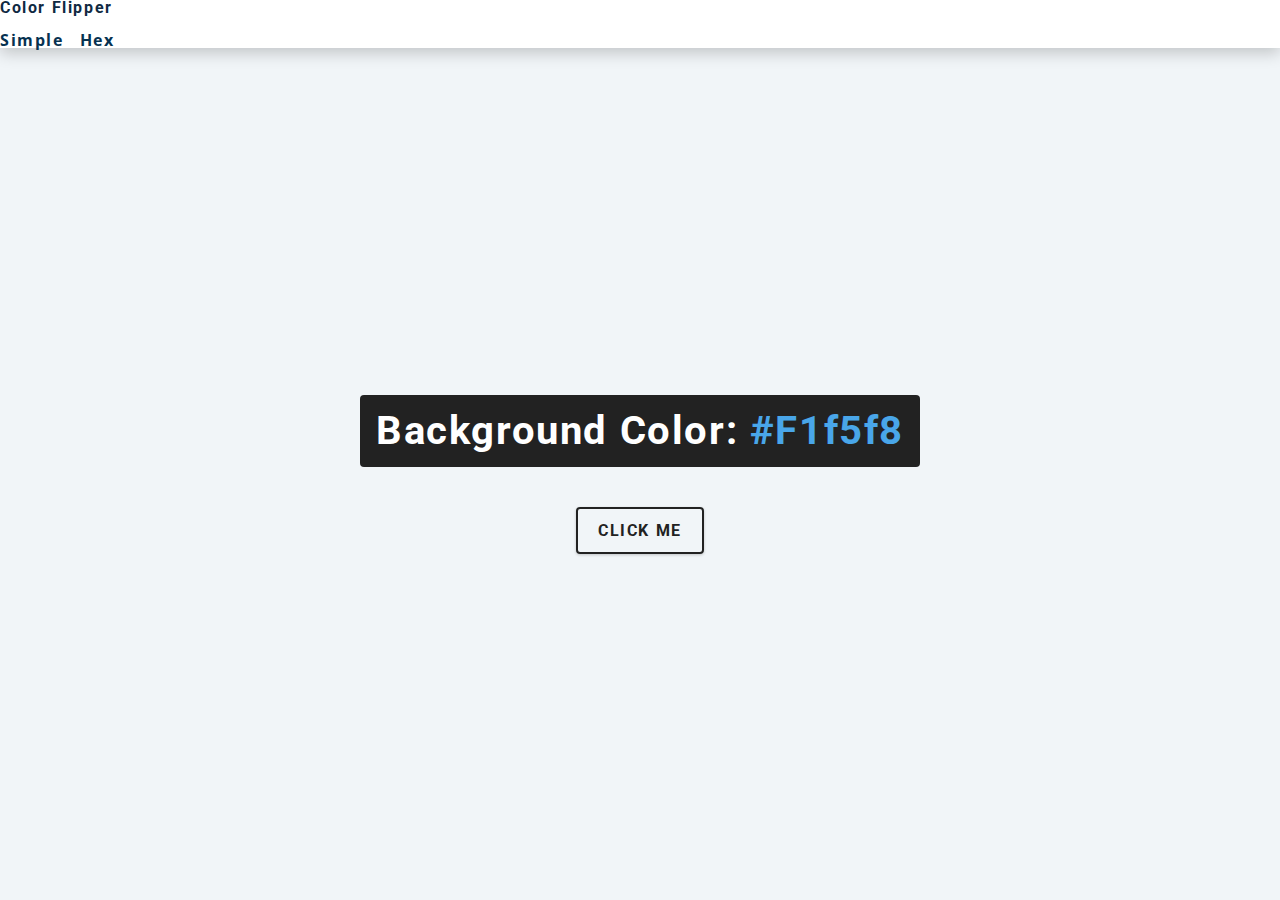
<file: index.html>
<!DOCTYPE html>
<html lang="en">

<head>
    <meta charset="UTF-8" />
    <meta name="viewport" content="width=device-width, initial-scale=1.0" />
    <title>Color Flipper || Simple</title>

    <!-- styles -->
    <link rel="stylesheet" href="styles.css" />
</head>

<body>
    <nav>
        <div class="nav center">
            <h4>Color flipper</h4>
            <ul class="nav-links">
                <li>
                    <a href="index.html">simple</a>
                </li>
                <li>
                    <a href="hex.html">hex</a>
                </li>
            </ul>
        </div>
    </nav>
    <main>
        <div class="container">
            <h2>Background Color: <span class="color">#f1f5f8</span></h2>
            <button class="btn btn-hero" id="btn">Click Me</button>
        </div>

    </main>

    <!-- javascript -->
    <script src="app.js"></script>
</body>

</html>
</file>
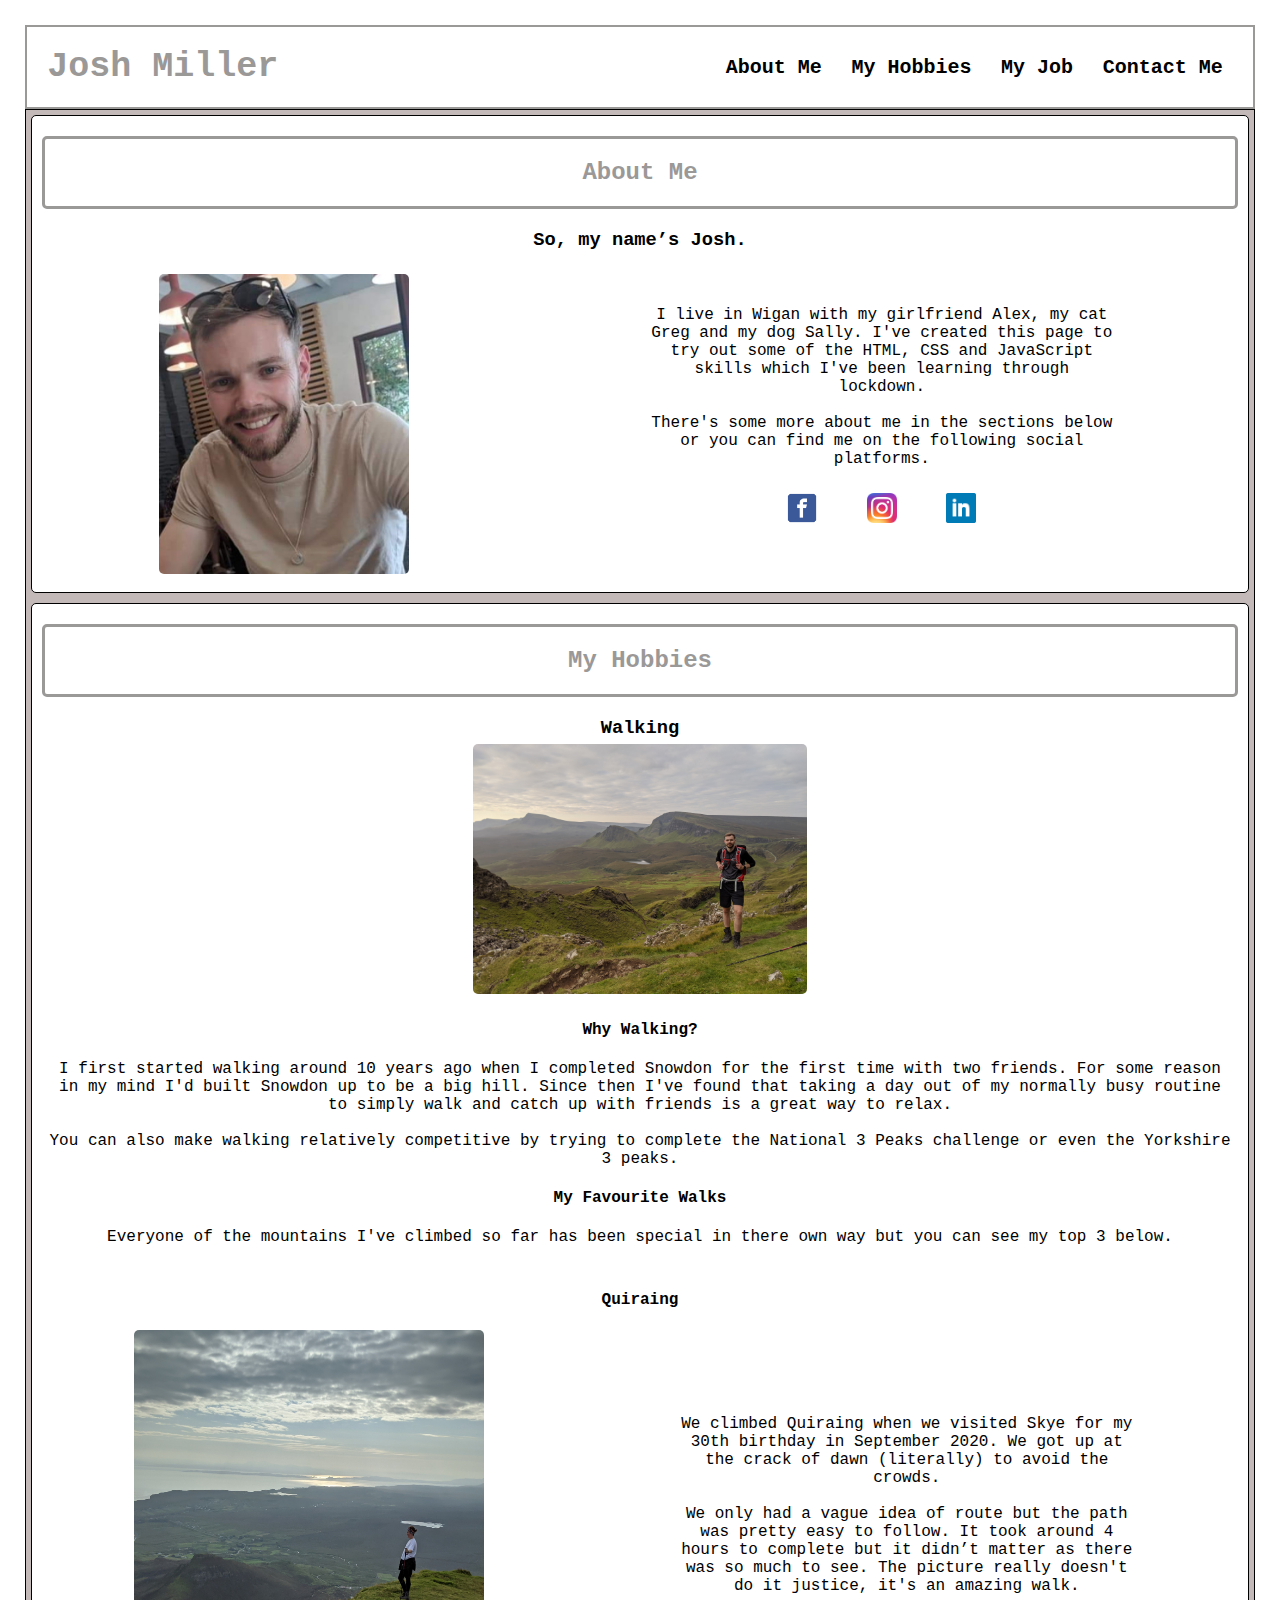
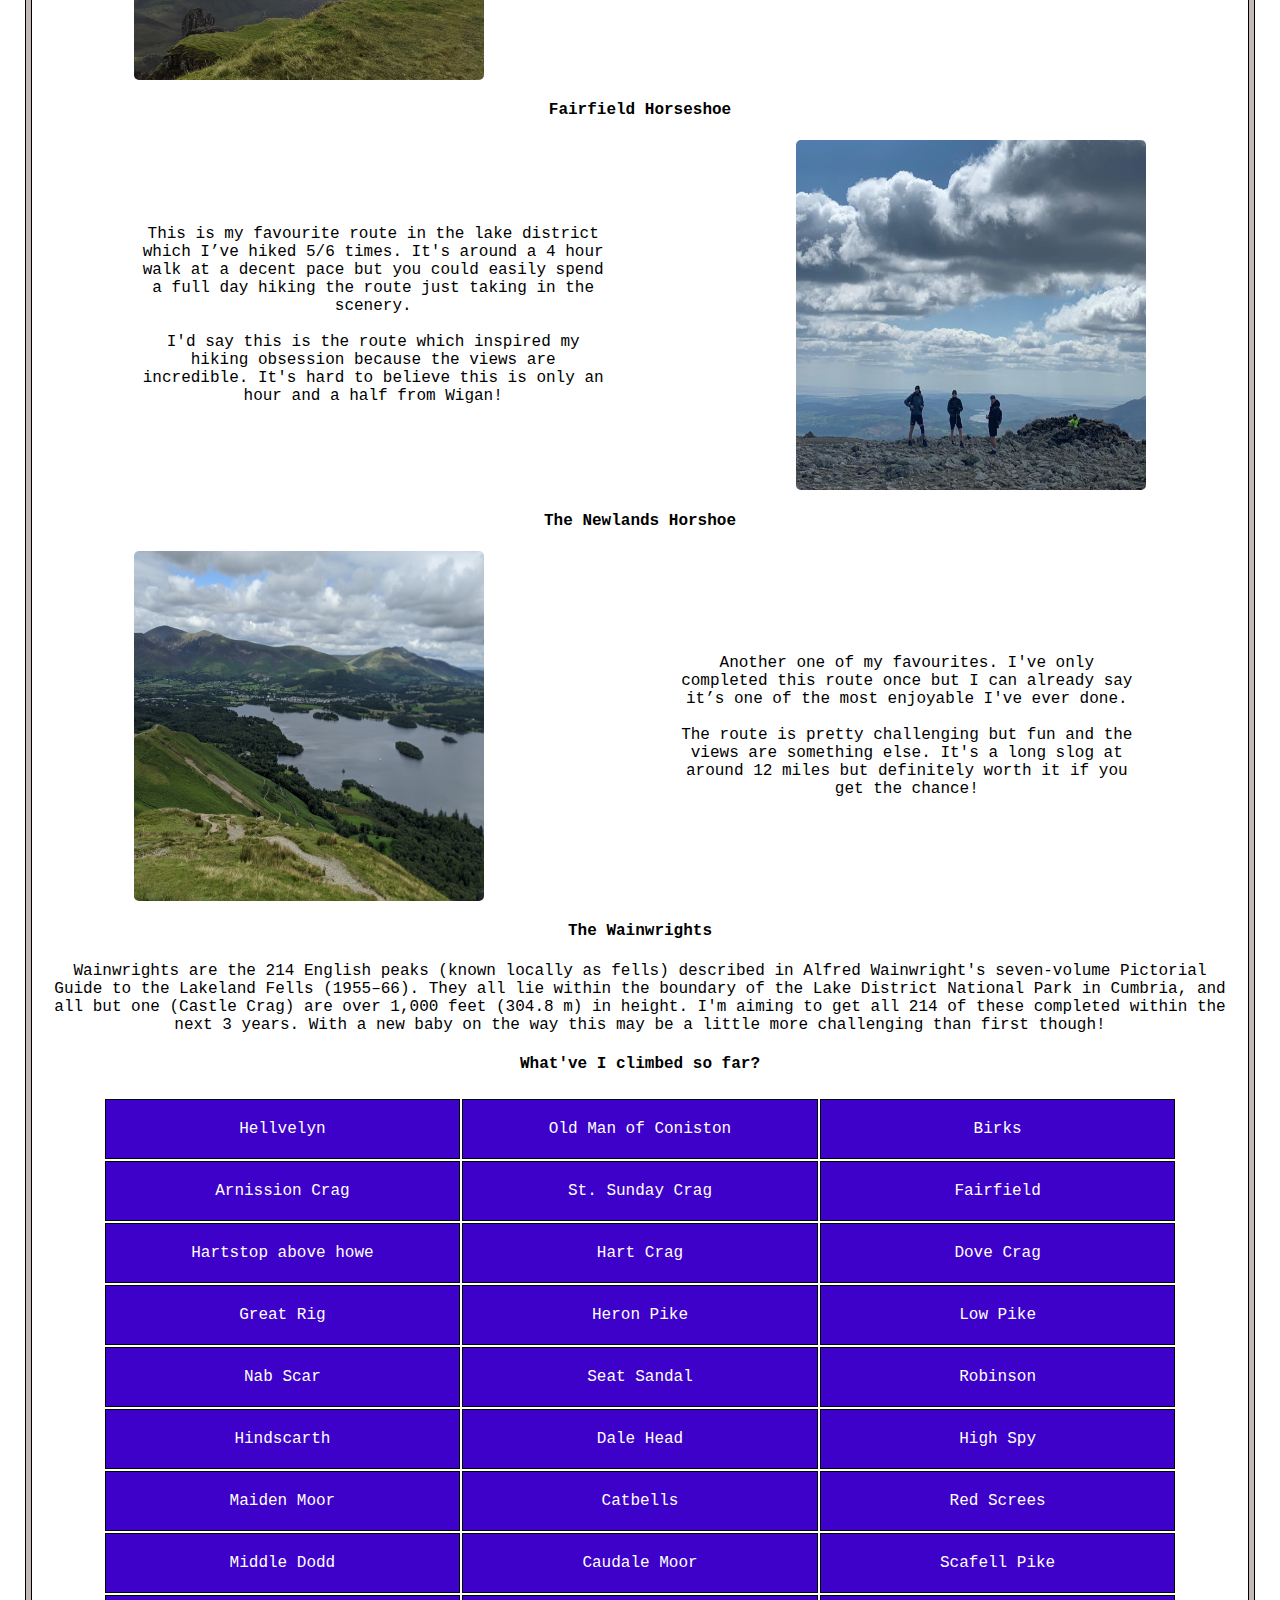
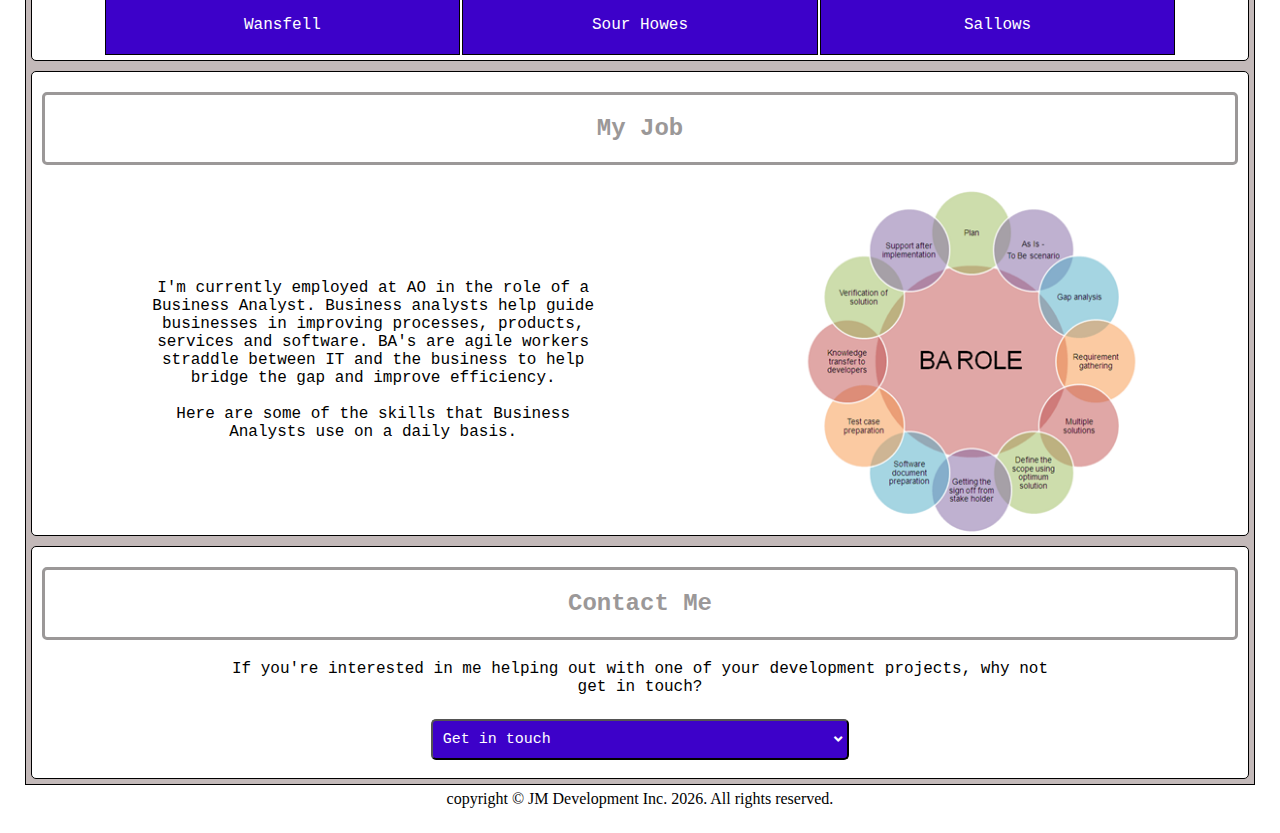
<file: About me page/index.html>
<!DOCTYPE html>

<html lang="en">

<head>
    <meta charset="UTF-8">
    <meta name="viewport" content="width=device-width, initial-scale=1.0">
    <!--The below loads font awesome via javascript which is placed at the head of the page. Basically we are rendering font awesome before rendering the page which means it should load quicker.-->
    <script type="text/javascript">
        (function() {
            var css = document.createElement('link');
            css.href = 'https://use.fontawesome.com/releases/v5.1.0/css/all.css';
            css.rel = 'stylesheet';
            css.type = 'text/css';
            document.getElementsByTagName('head')[0].appendChild(css);
        })();
    </script>

    <title>Josh Millers About Me</title>

    <link rel="stylesheet" href="style.css">
</head>

<body>
    <header id='Home'>
        <div>
            <nav class="nav">
                <div class='nav-header'>
                    <a href="#Home" class="title">Josh Miller</a>
                    <button class='nav-toggle'>
                        <i class="fa fa-bars"></i>
                    </button>
                </div>
                <div class='links-container'>
                    <div class='links'>
                        <a href="#About Me" class="link one">About Me</a>
                        <a href="#My Hobbies" class="link two">My Hobbies</a>
                        <a href="#My Job" class="link three">My Job</a>
                        <a href="#Contact Me" class="link four">Contact Me</a>
                    </div>
                </div>
            </nav>
        </div>
    </header>

    <main>
        <section id="About Me">
            <div>
                <h2>About Me</h2>
            </div>
            <div>
                <h3>So, my name’s Josh.</h3>
                <br>
            </div>
            <div class='aboutme'>
                <img src="./images/Teams pic zoom (2).jpg" class='picture' height=300 width=250 alt="Picture of Josh Miller">
                <div class='info'>
                    <p>I live in Wigan with my girlfriend Alex, my cat Greg and my dog Sally. I've created this page to try out some of the HTML, CSS and JavaScript skills which I've been learning through lockdown.
                        <br>
                        <br>There's some more about me in the sections below or you can find me on the following social platforms.</p>
                    <div class="wrapper">
                        <a href="https://en-gb.facebook.com/joshuathomas.miller"><img src="./images/facebook.png" class="facebook" alt="facebook"></a>
                        <a href="https://www.instagram.com/josh_millz9/?hl=en"><img src="./images/instagram.png" class="instagram" alt="instagram"></a>
                        <a href="https://uk.linkedin.com/in/josh-miller-3b55b398"><img src="./images/linkedin.png" class="linkedin" alt="linkedin"></a>
                    </div>
                </div>
            </div>
            <br>
        </section>

        <section id="My Hobbies">
            <div>
                <h2>My Hobbies</h2>
            </div>
            <div class="myhobbies">
                <div class="walking">
                    <div class='myhobbiesinfo'>
                        <h3>Walking</h3>
                        <img src="./images/skyewalk.jpg" class="skyewalk" alt="Picture of Josh walking in Skye">
                        <div>
                            <h4> Why Walking?</h4>
                            <p>I first started walking around 10 years ago when I completed Snowdon for the first time with two friends. For some reason in my mind I'd built Snowdon up to be a big hill. Since then I've found that taking a day out of my normally
                                busy routine to simply walk and catch up with friends is a great way to relax.
                                <br>
                                <br> You can also make walking relatively competitive by trying to complete the National 3 Peaks challenge or even the Yorkshire 3 peaks. </p>
                        </div>
                        <div>
                            <h4> My Favourite Walks</h4>
                            <p>Everyone of the mountains I've climbed so far has been special in there own way but you can see my top 3 below.</p>
                            <br>
                        </div>
                        <div>
                            <h4>Quiraing</h4>
                        </div>
                        <div class='quiraing'>
                            <img src="./images/quiraing-resized.jpg" class="image" alt="View point picture from Quiraing">

                            <div class='info'>
                                <p>We climbed Quiraing when we visited Skye for my 30th birthday in September 2020. We got up at the crack of dawn (literally) to avoid the crowds.
                                    <br>
                                    <br> We only had a vague idea of route but the path was pretty easy to follow. It took around 4 hours to complete but it didn’t matter as there was so much to see. The picture really doesn't do it justice, it's an amazing
                                    walk.
                                </p>
                            </div>
                        </div>

                        <div>
                            <h4>Fairfield Horseshoe</h4>
                        </div>
                        <div class='fairfield'>
                            <img src="./images/fairfield-resized.jpg" class="image" alt="View point picture from Fairfield Horseshoe">
                            <div class='info'>
                                <p>This is my favourite route in the lake district which I’ve hiked 5/6 times. It's around a 4 hour walk at a decent pace but you could easily spend a full day hiking the route just taking in the scenery.
                                    <br>
                                    <br>I'd say this is the route which inspired my hiking obsession because the views are incredible. It's hard to believe this is only an hour and a half from Wigan!
                                </p>
                            </div>
                        </div>


                        <div>
                            <h4>The Newlands Horshoe</h4>
                        </div>
                        <div class='newlands'>
                            <img src="./images/newlands-resized.jpg" class="image" alt="View point picture from Newlands Horseshoe">
                            <div class='info'>
                                <p>Another one of my favourites. I've only completed this route once but I can already say it’s one of the most enjoyable I've ever done.
                                    <br>
                                    <br> The route is pretty challenging but fun and the views are something else. It's a long slog at around 12 miles but definitely worth it if you get the chance!
                                </p>
                            </div>
                        </div>

                        <div>
                            <h4> The Wainwrights</h4>
                            <p>Wainwrights are the 214 English peaks (known locally as fells) described in Alfred Wainwright's seven-volume Pictorial Guide to the Lakeland Fells (1955–66). They all lie within the boundary of the Lake District National Park
                                in Cumbria, and all but one (Castle Crag) are over 1,000 feet (304.8 m) in height. I'm aiming to get all 214 of these completed within the next 3 years. With a new baby on the way this may be a little more challenging than
                                first though!
                            </p>
                            <h4>What've I climbed so far?</h4>
                            <div class='grid-container'>
                                <div class='grid-item'>
                                    <p>Hellvelyn</p>
                                </div>
                                <div class='grid-item'>
                                    <p>Old Man of Coniston</p>
                                </div>
                                <div class='grid-item'>
                                    <p>Birks</p>
                                </div>
                                <div class='grid-item'>
                                    <p>Arnission Crag</p>
                                </div>
                                <div class='grid-item'>
                                    <p>St. Sunday Crag</p>
                                </div>
                                <div class='grid-item'>
                                    <p>Fairfield</p>
                                </div>
                                <div class='grid-item'>
                                    <p>Hartstop above howe</p>
                                </div>
                                <div class='grid-item'>
                                    <p>Hart Crag</p>
                                </div>
                                <div class='grid-item'>
                                    <p>Dove Crag</p>
                                </div>
                                <div class='grid-item'>
                                    <p>Great Rig</p>
                                </div>
                                <div class='grid-item'>
                                    <p>Heron Pike</p>
                                </div>
                                <div class='grid-item'>
                                    <p>Low Pike</p>
                                </div>
                                <div class='grid-item'>
                                    <p>Nab Scar</p>
                                </div>
                                <div class='grid-item'>
                                    <p>Seat Sandal</p>
                                </div>
                                <div class='grid-item'>
                                    <p>Robinson</p>
                                </div>
                                <div class='grid-item'>
                                    <p>Hindscarth</p>
                                </div>
                                <div class='grid-item'>
                                    <p>Dale Head</p>
                                </div>
                                <div class='grid-item'>
                                    <p>High Spy</p>
                                </div>
                                <div class='grid-item'>
                                    <p>Maiden Moor</p>
                                </div>
                                <div class='grid-item'>
                                    <p>Catbells</p>
                                </div>
                                <div class='grid-item'>
                                    <p>Red Screes</p>
                                </div>
                                <div class='grid-item'>
                                    <p>Middle Dodd</p>
                                </div>
                                <div class='grid-item'>
                                    <p>Caudale Moor</p>
                                </div>
                                <div class='grid-item'>
                                    <p>Scafell Pike</p>
                                </div>
                                <div class='grid-item'>
                                    <p>Wansfell</p>
                                </div>
                                <div class='grid-item'>
                                    <p>Sour Howes</p>
                                </div>
                                <div class='grid-item'>
                                    <p>Sallows</p>
                                </div>
                            </div>
                        </div>
                    </div>
                </div>
            </div>
        </section>

        <section id="My Job">
            <div>
                <h2>My Job</h2>
            </div>
            <div class="myjob">
                <div class='info'>
                    <p>I'm currently employed at AO in the role of a Business Analyst. Business analysts help guide businesses in improving processes, products, services and software. BA's are agile workers straddle between IT and the business to help bridge
                        the gap and improve efficiency.
                        <br>
                        <br> Here are some of the skills that Business Analysts use on a daily basis.
                    </p>
                </div>
                <img src='./images/business analyst.png' class='image' alt='business analyst overview'>
            </div>
            </div>
        </section>

        <section id="Contact Me">
            <div>
                <h2>Contact Me</h2>
            </div>
            <div class="contactme">

                <p>If you're interested in me helping out with one of your development projects, why not get in touch?</p>
                <br>
                <button class='form-button'>
                    <p>Get in touch</p>
                    <i class="fas fa-angle-down"></i>
                </button>
                <br>
                <div class='form-container'>
                    <!-- Contact me form -->
                    <div class='form'>
                        <form id='user-form' action="/action_page.php" autocomplete="on">
                            <div class="input-container">
                                <i class="fas fa-user"></i>
                                <input class="input-field name" type="text" placeholder="Your Name*" name="yourname" minlength="1 " required>
                            </div>

                            <div class="input-container ">
                                <i class="fas fa-phone-volume"></i>
                                <input class="input-field number" type="text " placeholder="Your Phone Number* " name="yournumber " min-lenth="11 " max-length="13 " required>
                            </div>

                            <div class="input-container ">
                                <i class="fas fa-envelope"></i>
                                <input class="input-field email" type="email" placeholder="Your Email* " name="youremail " minlength="8 " maxlength="40 " required>
                            </div>

                            <div class="input-container ">
                                <i class="fas fa-pencil-alt"></i>
                                <input class="input-field message" type="text " placeholder="Your Message* " name="yourmessage " minlength="10 " maxlength="500 " required>
                            </div>
                            <button type="submit" class="btn submit">Send</button>
                            <br>
                            <br>
                        </form>
                    </div>
                </div>
            </div>
        </section>
    </main>

    <footer class="footer">
        <p>
            copyright &copy; JM Development Inc.
            <span id="date"></span>. All rights reserved.
        </p>
    </footer>
    <a class='top-link' href='#Home'>
        <i class="fas fa-arrow-up"></i>
    </a>
</body>

<script src='app.js'></script>
<!DOCTYPE html>
<html lang="en">

</html>
</file>
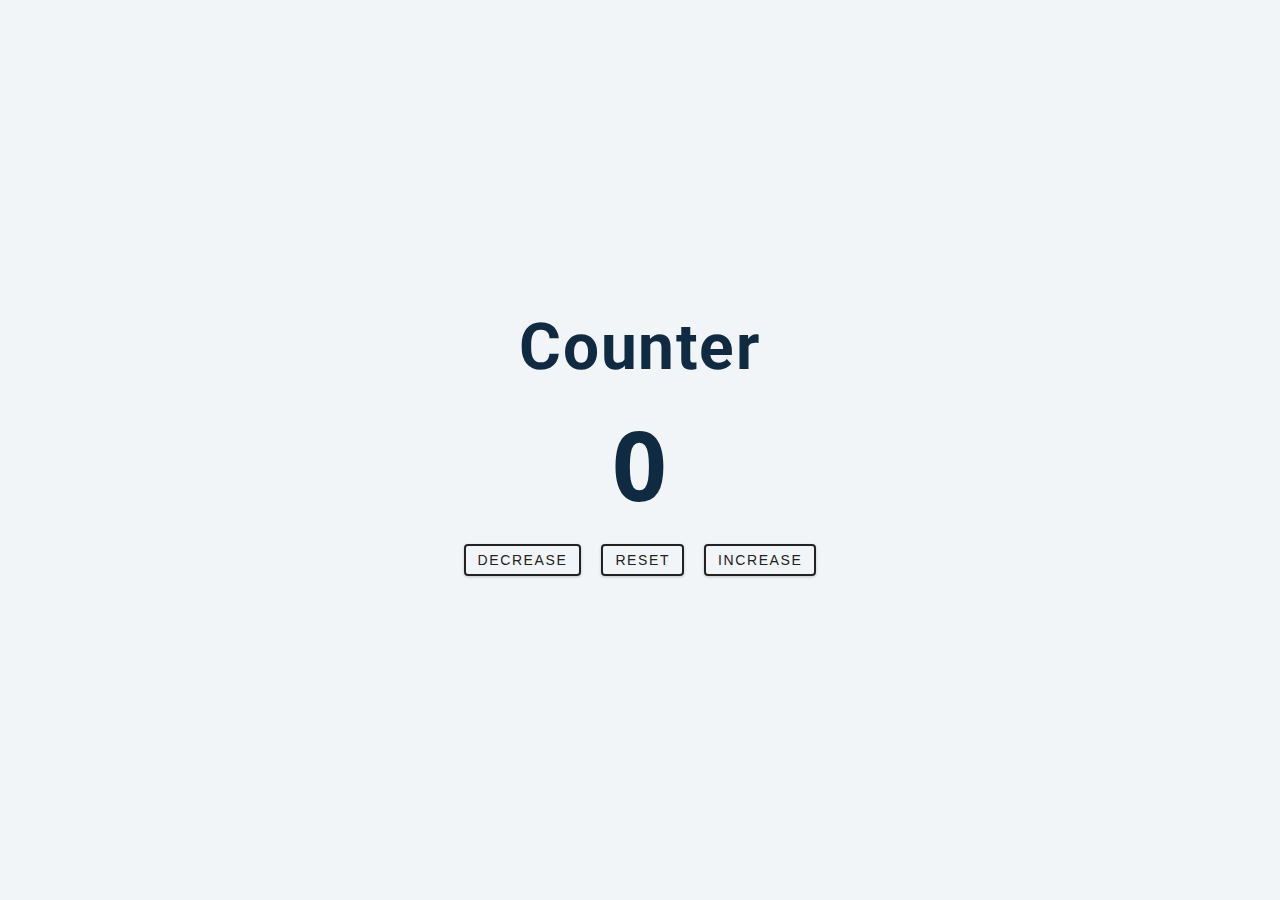
<file: counter/index.html>
<!DOCTYPE html>
<html lang="en">

<head>
    <meta charset="UTF-8" />
    <meta name="viewport" content="width=device-width, initial-scale=1.0" />
    <title>Counter</title>

    <!-- styles -->
    <link rel="stylesheet" href="styles.css" />
</head>

<body>
    <main>
        <div class='container'>
            <h1>Counter</h1>
            <span id='value'>0</span>
            <div class='button container'>
                <button class='btn decrease'>Decrease</button>
                <button class='btn reset'>Reset</button>
                <button class='btn increase'>Increase</button>
            </div>
        </div>
    </main>
    <!-- javascript -->
    <script src="app.js"></script>
</body>

</html>
</file>
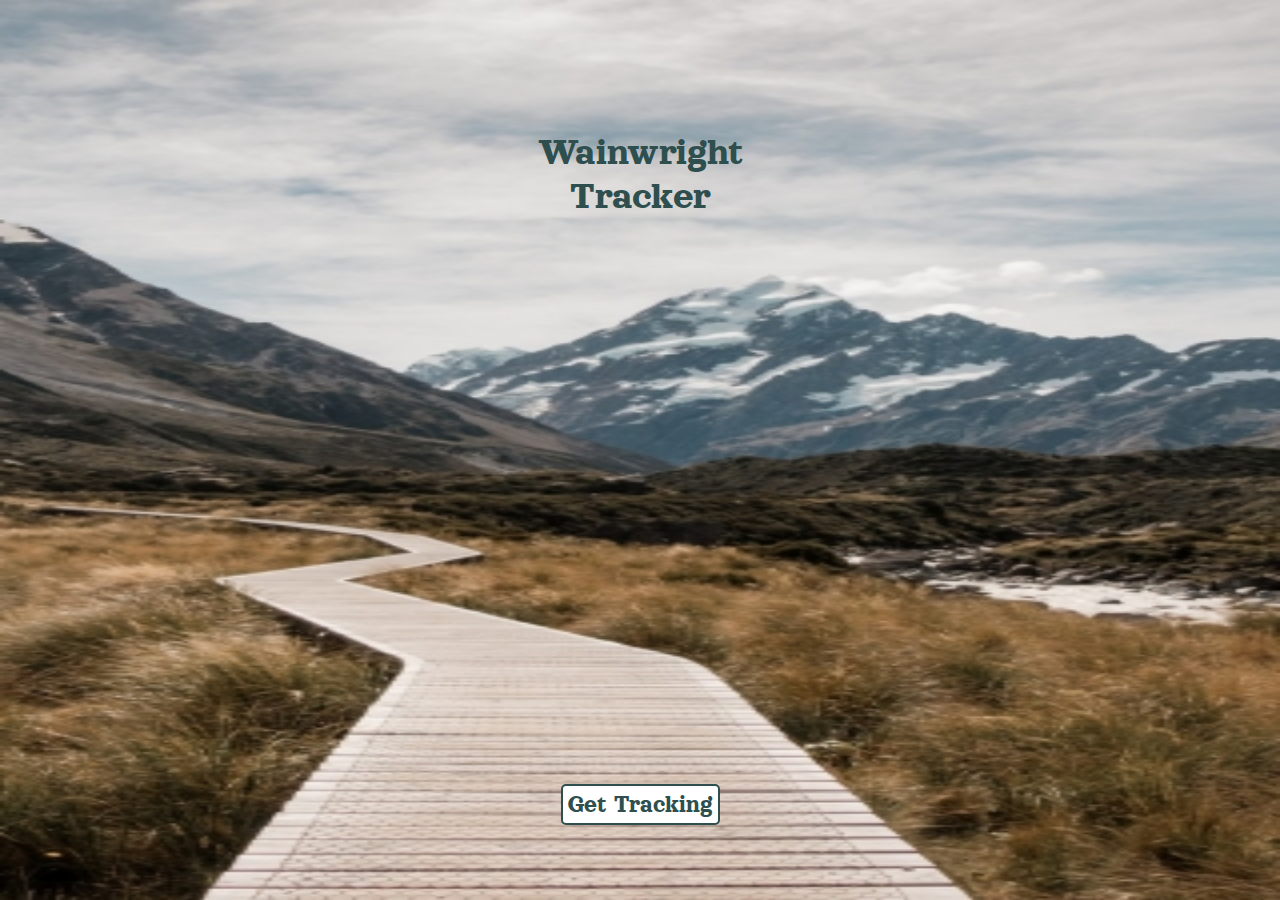
<file: Vanilla Wainwright Tracker/index.html>
<!DOCTYPE html>
<html lang="en">

<head>
    <meta charset="UTF-8">
    <meta http-equiv="X-UA-Compatible" content="IE=edge">
    <meta name="viewport" content="width=device-width, initial-scale=1.0">
    <title>Wainwright Tracker</title>
    <link rel="preconnect" href="https://fonts.gstatic.com">
    <link href="https://fonts.googleapis.com/css2?family=Orelega+One&display=swap" rel="stylesheet">
    <link rel="stylesheet" href="style.css">
</head>

<body>
    <div class='container container-center'>
        <img src='./Images/homepage mobile.jpg' class='image' alt='image of mountains'>
        <p class='title'> Wainwright
            <br> Tracker
        </p>
        <a href='./lister.html' class='btn'>
            Get Tracking
        </a>
    </div>


</body>

</html>
</file>
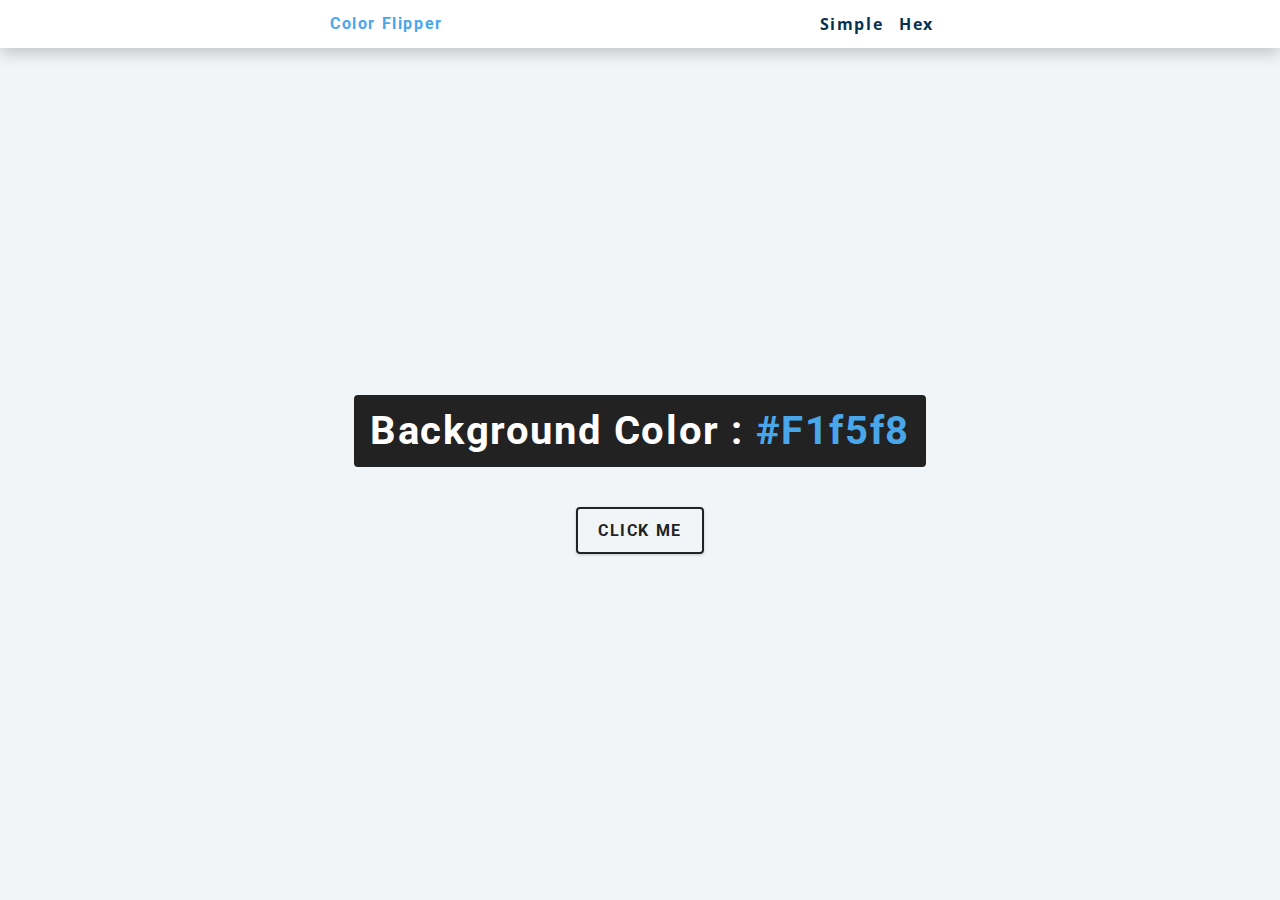
<file: hex.html>
<!DOCTYPE html>
<html lang="en">
  <head>
    <meta charset="UTF-8" />
    <meta name="viewport" content="width=device-width, initial-scale=1.0" />
    <title>
      Color Flipper || Simple
    </title>

    <!-- styles -->
    <link rel="stylesheet" href="styles.css" />
  </head>

  <body>
    <nav>
      <div class="nav-center">
        <h4>color flipper</h4>
        <ul class="nav-links">
          <li><a href="index.html">simple</a></li>
          <li><a href="hex.html">hex</a></li>
        </ul>
      </div>
    </nav>
    <main>
      <div class="container">
        <h2>background color : <span class="color">#f1f5f8</span></h2>
        <button class="btn btn-hero" id="btn">click me</button>
      </div>
    </main>
    <!-- javascript -->
    <script src="hex.js"></script>
  </body>
</html>
</file>
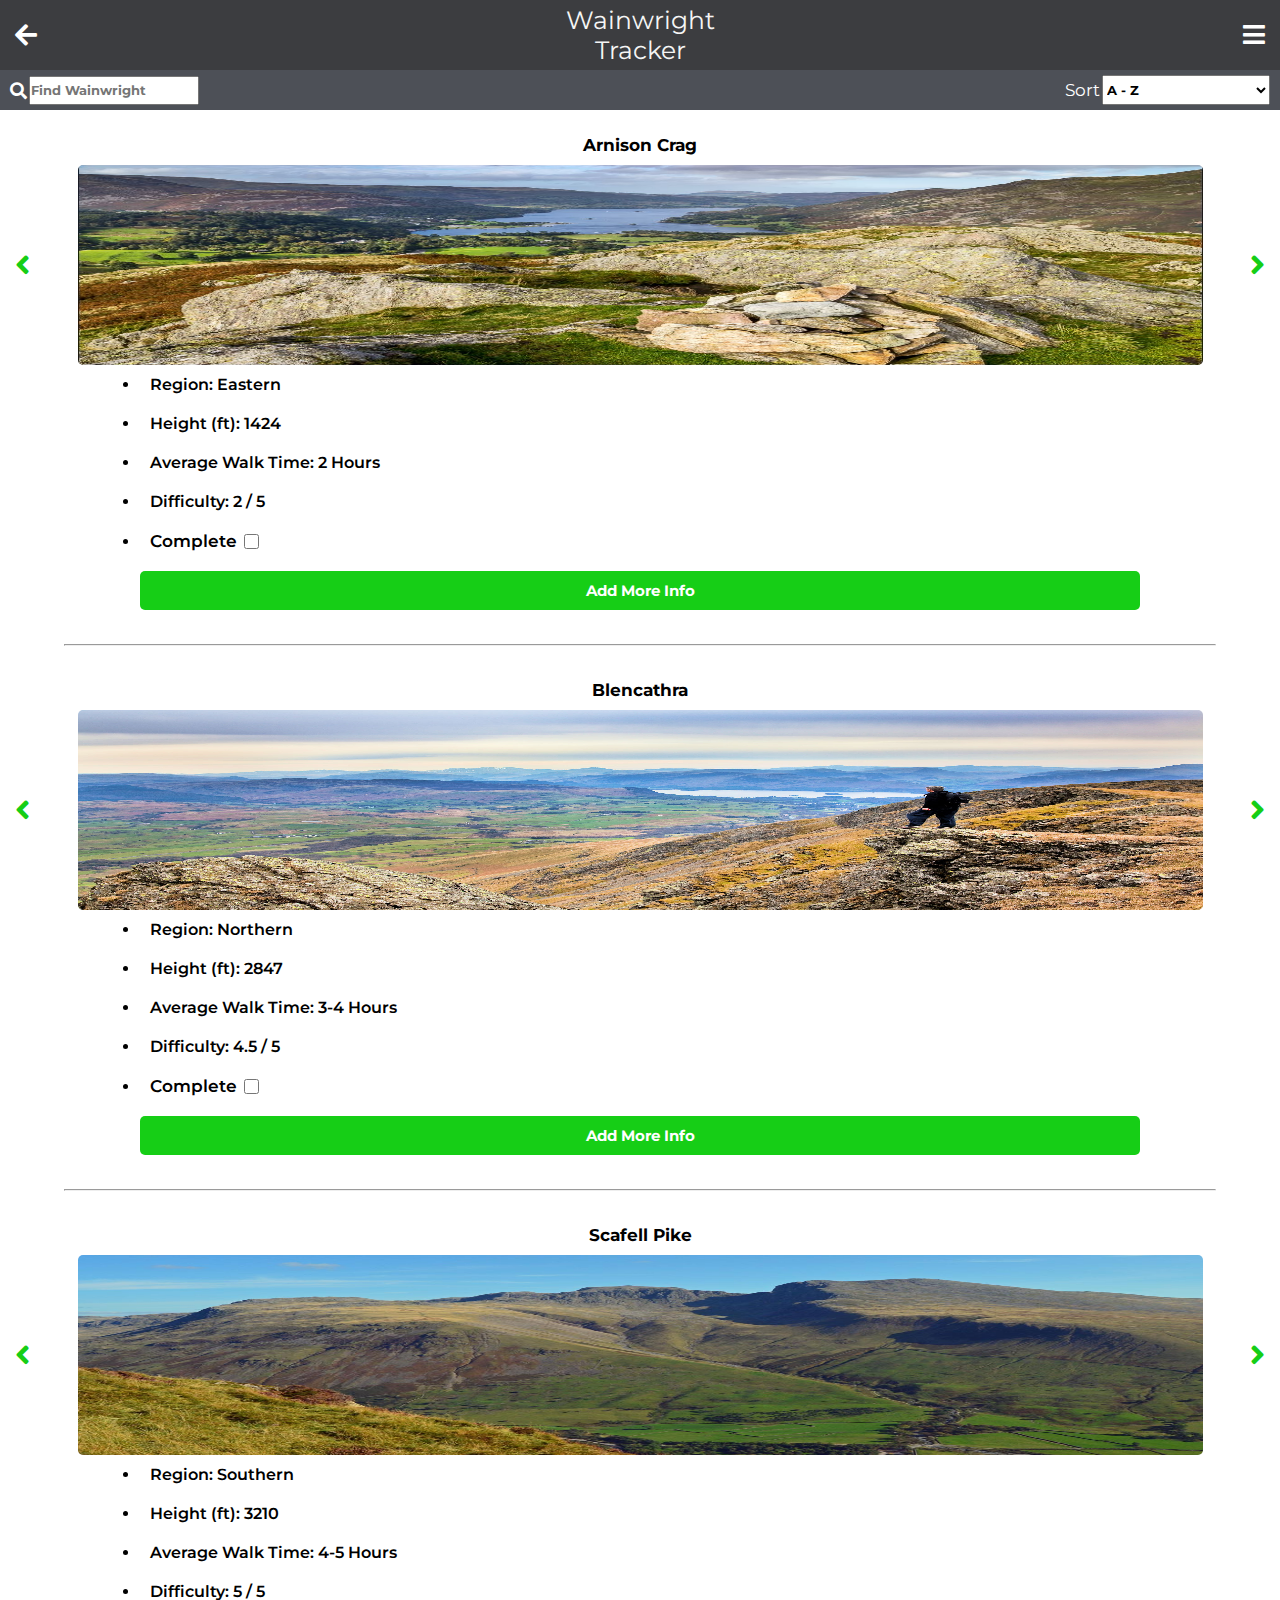
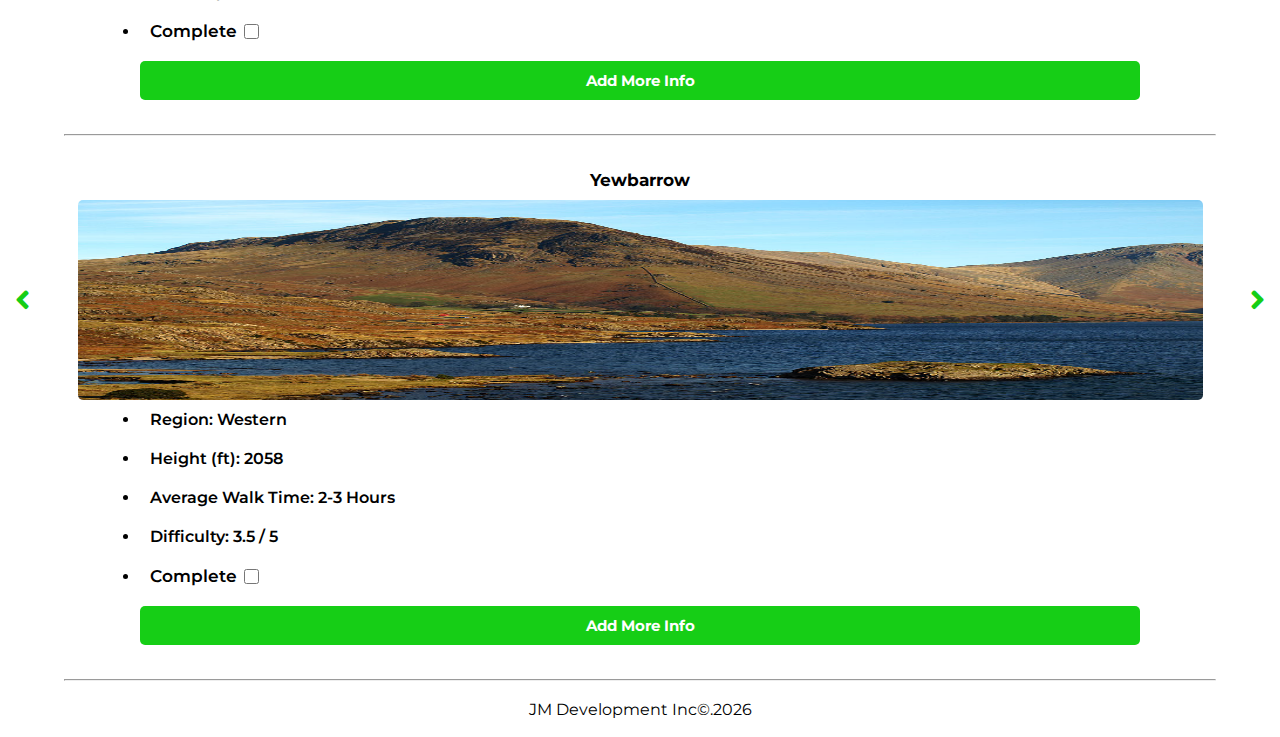
<file: Vanilla Wainwright Tracker/lister.html>
<!DOCTYPE html>
<html lang="en">

<head>
    <meta charset="UTF-8">
    <meta http-equiv="X-UA-Compatible" content="IE=edge">
    <meta name="viewport" content="width=device-width, initial-scale=1.0">
    <title>Mountain Lister</title>
    <link rel="stylesheet" href="lister.css">
    <link rel="preconnect" href="https://fonts.gstatic.com">
    <link href="https://fonts.googleapis.com/css2?family=Montserrat:wght@200&display=swap" rel="stylesheet">
    <!--attempts to get font awesome in my header-->
    <!-- <link rel="stylesheet" href="./fontawesome css/all.min.css"> using youtube video and saving css files locally -->
    <!-- <script src="https://use.fontawesome.com/616ca20213.js"> --- using links from sign up</script> -->
    <script type="text/javascript">
        (function () {
            var css = document.createElement('link');
            css.href = 'https://use.fontawesome.com/releases/v5.1.0/css/all.css';
            css.rel = 'stylesheet';
            css.type = 'text/css';
            document.getElementsByTagName('head')[0].appendChild(css);
        })();
    </script>
</head>

<body>
    <header class='header'>
        <nav class='nav'>
            <div class='nav-header'>
                <a href='./index.html'><i class="fas fa-arrow-left" alt='back to homepage'></i></a>
                <p class='title'> Wainwright
                    <br> Tracker
                </p>
                <button class='nav-toggle' alt='nav toggle'>
                    <i class="fas fa-bars"></i>
                </button>
            </div>
            <div class='filter-container'>
                <!-- <div class='filter-header'>Filter</div> -->
                <div class='filter-group region'>
                    <p>Filter Region</p>
                    <i class="fas fa-chevron-down"></i>
                </div>
                <div class='filter-wrapper'>
                    <div class='filter-options'>
                        <div class='filter'>
                            <i class="fas fa-check"></i>
                            <p>Central</p>
                        </div>
                        <div class='filter'>
                            <i class="fas fa-check"></i>
                            <p>Eastern</p>
                        </div>
                        <div class='filter'>
                            <i class="fas fa-check"></i>
                            <p>Far Eastern</p>
                        </div>
                        <div class='filter'>
                            <i class="fas fa-check"></i>
                            <p>Northern</p>
                        </div>
                        <div class='filter'>
                            <i class="fas fa-check"></i>
                            <p>Southern</p>
                        </div>
                        <div class='filter'>
                            <i class="fas fa-check"></i>
                            <p>Western</p>
                        </div>
                    </div>
                </div>
                <div class='filter-group completion-status'>
                    <p>Filter Completion Status</p>
                    <i class="fas fa-chevron-down"></i>
                </div>
                <div class='filter-wrapper-complete'>
                    <div class='filter-options-complete'>
                        <div class='filter'>
                            <i class="fas fa-check"></i>
                            <p>Complete</p>
                        </div>
                        <div class='filter'>
                            <i class="fas fa-check"></i>
                            <p>Not Complete</p>
                        </div>
                    </div>
                </div>
                <div class='btn-container'>
                    <button class='done-btn'>Done</button>
                </div>
            </div>
            <div class='second-nav'>
                <form class='search-form'>
                    <i class="fas fa-search"></i>
                    <input class="input-field search" type="search" placeholder="Find Wainwright" name="search"
                        minlength="1" required>
                </form>
                <form class='sort-form'>
                    <label for="cars">Sort</label>
                    <select name="sort" class='sort'>
                        <option value="A - Z">A - Z</option>
                        <option value="Z - A">Z - A</option>
                        <option value="High - Low">Height: High - Low</option>
                        <option value="Low - High">Height: Low - High</option>
                        <option value="Difficulty: High to Low">Difficulty: High - Low</option>
                        <option value="Difficulty: Low to High">Difficulty: Low - High</option>
                    </select>
                </form>
            </div>
        </nav>
    </header>
    <main>
        <div class='main-section'>
            <!-- `
            <section class='arnison'>
                <div class='name'>${mountain.name}</div>
                <img src=${mountain.image} class='mountain-image' alt=${mountain.name}>
                <div class='mountain-info'>
                    <ul>
                        <li class='region'>Region: ${mountain.region}</li>
                        <li class='height'>Height (ft): ${mountain.height}</li>
                        <li class='average-time'>Average Walk Time: ${mountain.averagetime}</li>
                        <li class='difficulty'>Difficulty: ${mountain.difficulty}</li>
                        <form class='completion-status'>
                            <label class='complete'>Complete?</label>
                            <input class='checkbox' type='checkbox' alt="mountain complete checkbox">
                        </form>
                    </ul>
                </div>
                <button class='more-info btn'>Add More Info</button>
                <br>
                <br>
                <hr class='seperator'>
                <br>
            </section>` -->
        </div>
    </main>
</body>
<footer class='footer'>JM Development Inc&copy;.<span class='date'></span> </footer>
<br>
<script src='lister.js'></script>

</html>
</file>
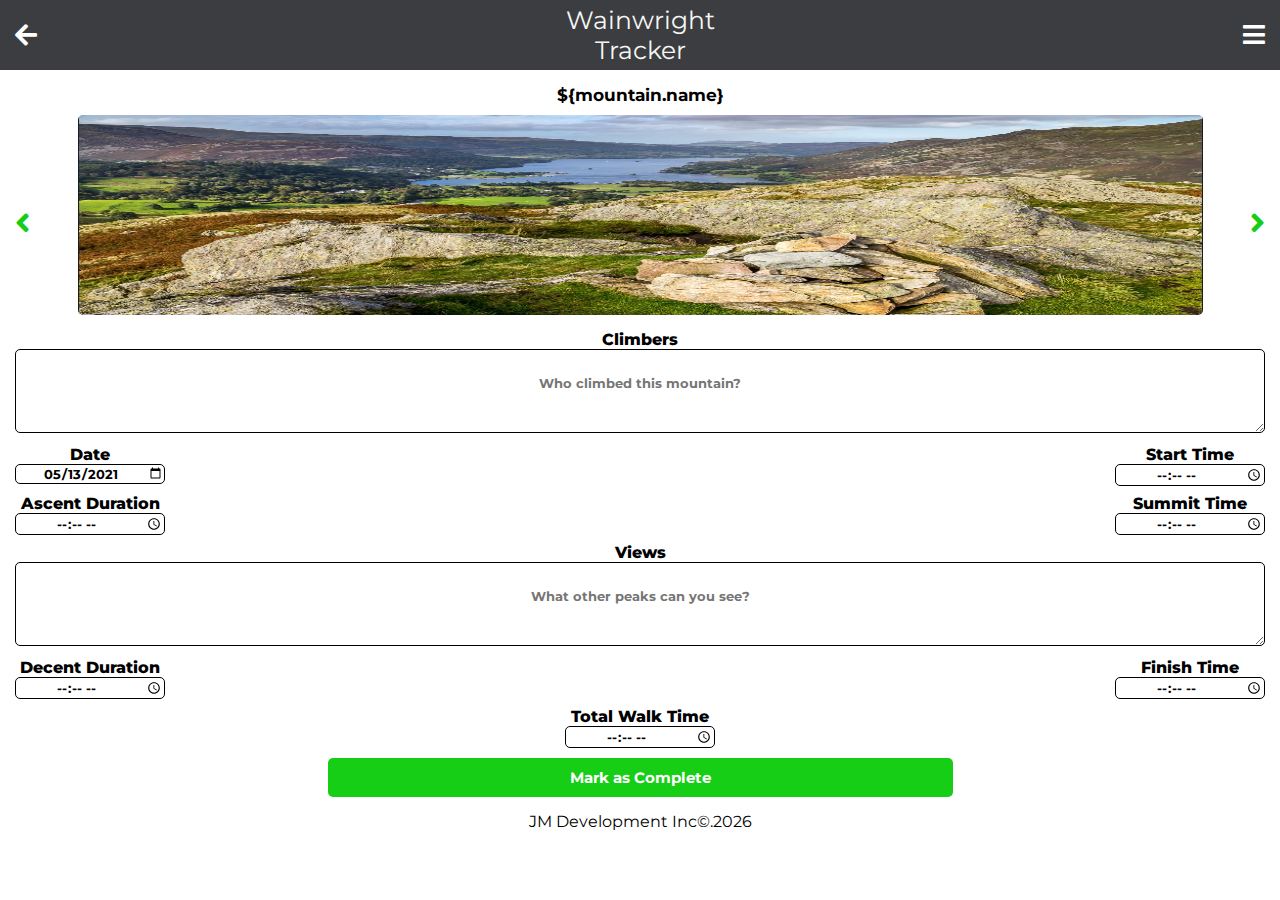
<file: Vanilla Wainwright Tracker/pdp.html>
<!DOCTYPE html>
<html lang="en">

<head>
    <meta charset="UTF-8">
    <meta http-equiv="X-UA-Compatible" content="IE=edge">
    <meta name="viewport" content="width=device-width, initial-scale=1.0">
    <title>Mountain PDP</title>
    <link rel="stylesheet" href="pdp.css">
    <link rel="preconnect" href="https://fonts.gstatic.com">
    <link href="https://fonts.googleapis.com/css2?family=Montserrat:wght@200&display=swap" rel="stylesheet">
    <script type="text/javascript">
        (function () {
            var css = document.createElement('link');
            css.href = 'https://use.fontawesome.com/releases/v5.1.0/css/all.css';
            css.rel = 'stylesheet';
            css.type = 'text/css';
            document.getElementsByTagName('head')[0].appendChild(css);
        })();
    </script>
</head>

<body>
    <header class='header'>
        <nav class='nav'>
            <div class='nav-header'>
                <a href='./lister.html'><i class="fas fa-arrow-left" alt='back to homepage'></i></a>
                <p class='title'> Wainwright
                    <br> Tracker
                </p>
                <button class='nav-toggle' alt='nav toggle'>
                    <i class="fas fa-bars"></i>
                </button>
            </div>
            <div class='filter-container'>
                <!-- <div class='filter-header'>Filter</div> -->
                <div class='filter-group region'>
                    <p>Filter Region</p>
                    <i class="fas fa-chevron-down"></i>
                </div>
                <div class='filter-wrapper'>
                    <div class='filter-options'>
                        <div class='filter'>
                            <i class="fas fa-check"></i>
                            <p>Central</p>
                        </div>
                        <div class='filter'>
                            <i class="fas fa-check"></i>
                            <p>Eastern</p>
                        </div>
                        <div class='filter'>
                            <i class="fas fa-check"></i>
                            <p>Far Eastern</p>
                        </div>
                        <div class='filter'>
                            <i class="fas fa-check"></i>
                            <p>Northern</p>
                        </div>
                        <div class='filter'>
                            <i class="fas fa-check"></i>
                            <p>Southern</p>
                        </div>
                        <div class='filter'>
                            <i class="fas fa-check"></i>
                            <p>Western</p>
                        </div>
                    </div>
                </div>
                <div class='filter-group completion-status'>
                    <p>Filter Completion Status</p>
                    <i class="fas fa-chevron-down"></i>
                </div>
                <div class='filter-wrapper-complete'>
                    <div class='filter-options-complete'>
                        <div class='filter'>
                            <i class="fas fa-check"></i>
                            <p>Complete</p>
                        </div>
                        <div class='filter'>
                            <i class="fas fa-check"></i>
                            <p>Not Complete</p>
                        </div>
                    </div>
                </div>
                <div class='btn-container'>
                    <button class='done-btn'>Done</button>
                </div>
            </div>
        </nav>
    </header>
    <main>
        <div class='main-section'>
            <section class='${mountain.name}'>
                <div class='mountain-border'>
                    <div class='name'>${mountain.name}</div>
                    <div class='image-container'>
                        <i id='${mountain.name}-left' class="fas fa-angle-left"></i>
                        <img src='./Images/arnison.jpg' id='${mountain.name}-image' class='mountain-image'
                            alt=${mountain.name}>
                        <i id='${mountain.name}-right' class="fas fa-angle-right"></i>
                    </div>
                    <div class='mountain-info'>
                        <form class='form'>
                            <div class='climbers'>
                                <label class='centered-label'>Climbers</label>
                                <div>
                                    <textarea class='input climber' type='text'
                                        placeholder='Who climbed this mountain?'></textarea>
                                </div>
                            </div>
                            <div class='container'>
                                <div class='climbDate'>
                                    <label>Date</label>
                                    <input class='input climb-date' type='date' value='2021-05-13'
                                        placeholder='Date Completed'>
                                </div>
                                <div class='start'>
                                    <label>Start Time</label>
                                    <input class='input start-time' type='time' placeholder='What time did you start?'>
                                </div>
                            </div>
                            <div class='container'>
                                <div class='ascent'>
                                    <label>Ascent Duration</label>
                                    <input class='input ascent-duration' type='time'
                                        placeholder='How long did the ascent take?'>
                                </div>
                                <div class='summit'>
                                    <label>Summit Time</label>
                                    <input class='input summit-time' type='time'
                                        placeholder='How long did the ascent take?'>
                                </div>
                            </div>
                            <div class='views'>
                                <label class='centered-label'>Views</label>
                                <div>
                                    <textarea class='input view' type='text'
                                        placeholder='What other peaks can you see?'></textarea>
                                </div>
                            </div>
                            <div class='container'>
                                <div class='descent'>
                                    <label>Decent Duration</label>
                                    <input class='input descent-duration' type='time'
                                        placeholder='How long did the ascent take?'>
                                </div>
                                <div class='finish'>
                                    <label>Finish Time</label>
                                    <input class='input finish-time' type='time'
                                        placeholder='How long did the ascent take?'>
                                </div>
                            </div>
                            <div class='total'>
                                <label>Total Walk Time</label>
                                <input class='input total-time' type='time'
                                    placeholder='How long did the ascent take?'>
                            </div>
                        </div>
                            <div class='complete'>Mark as Complete</div>
                            <!-- <button type='submit' class='submit-btn'>Save</button> Do I need a submit button? -->
                        </form>

                    </div>
                </div>
            </section>
        </div>
</body>
<footer class='footer'>JM Development Inc&copy;.<span class='date'></span> </footer>
<br>
<script src='mountains.json'></script>
<script src='pdp.js'></script>


</html>
</file>
<file: styles.css>
/*
=============== 
Fonts
===============
*/
@import url("https://fonts.googleapis.com/css?family=Open+Sans|Roboto:400,700&display=swap");

/*
=============== 
Variables
===============
*/

:root {
  /* dark shades of primary color*/
  --clr-primary-1: hsl(205, 86%, 17%);
  --clr-primary-2: hsl(205, 77%, 27%);
  --clr-primary-3: hsl(205, 72%, 37%);
  --clr-primary-4: hsl(205, 63%, 48%);
  /* primary/main color */
  --clr-primary-5: hsl(205, 78%, 60%);
  /* lighter shades of primary color */
  --clr-primary-6: hsl(205, 89%, 70%);
  --clr-primary-7: hsl(205, 90%, 76%);
  --clr-primary-8: hsl(205, 86%, 81%);
  --clr-primary-9: hsl(205, 90%, 88%);
  --clr-primary-10: hsl(205, 100%, 96%);
  /* darkest grey - used for headings */
  --clr-grey-1: hsl(209, 61%, 16%);
  --clr-grey-2: hsl(211, 39%, 23%);
  --clr-grey-3: hsl(209, 34%, 30%);
  --clr-grey-4: hsl(209, 28%, 39%);
  /* grey used for paragraphs */
  --clr-grey-5: hsl(210, 22%, 49%);
  --clr-grey-6: hsl(209, 23%, 60%);
  --clr-grey-7: hsl(211, 27%, 70%);
  --clr-grey-8: hsl(210, 31%, 80%);
  --clr-grey-9: hsl(212, 33%, 89%);
  --clr-grey-10: hsl(210, 36%, 96%);
  --clr-white: #fff;
  --clr-red-dark: hsl(360, 67%, 44%);
  --clr-red-light: hsl(360, 71%, 66%);
  --clr-green-dark: hsl(125, 67%, 44%);
  --clr-green-light: hsl(125, 71%, 66%);
  --clr-black: #222;
  --ff-primary: "Roboto", sans-serif;
  --ff-secondary: "Open Sans", sans-serif;
  --transition: all 0.3s linear;
  --spacing: 0.1rem;
  --radius: 0.25rem;
  --light-shadow: 0 5px 15px rgba(0, 0, 0, 0.1);
  --dark-shadow: 0 5px 15px rgba(0, 0, 0, 0.2);
  --max-width: 1170px;
  --fixed-width: 620px;
}
/*
=============== 
Global Styles
===============
*/

*,
::after,
::before {
  margin: 0;
  padding: 0;
  box-sizing: border-box;
}
body {
  font-family: var(--ff-secondary);
  background: var(--clr-grey-10);
  color: var(--clr-grey-1);
  line-height: 1.5;
  font-size: 0.875rem;
}
ul {
  list-style-type: none;
}
a {
  text-decoration: none;
}
h1,
h2,
h3,
h4 {
  letter-spacing: var(--spacing);
  text-transform: capitalize;
  line-height: 1.25;
  margin-bottom: 0.75rem;
  font-family: var(--ff-primary);
}
h1 {
  font-size: 3rem;
}
h2 {
  font-size: 2rem;
}
h3 {
  font-size: 1.25rem;
}
h4 {
  font-size: 0.875rem;
}
p {
  margin-bottom: 1.25rem;
  color: var(--clr-grey-5);
}
@media screen and (min-width: 800px) {
  h1 {
    font-size: 4rem;
  }
  h2 {
    font-size: 2.5rem;
  }
  h3 {
    font-size: 1.75rem;
  }
  h4 {
    font-size: 1rem;
  }
  body {
    font-size: 1rem;
  }
  h1,
  h2,
  h3,
  h4 {
    line-height: 1;
  }
}
/*  global classes */

/* section */
.section {
  padding: 5rem 0;
}

.section-center {
  width: 90vw;
  margin: 0 auto;
  max-width: 1170px;
}
@media screen and (min-width: 992px) {
  .section-center {
    width: 95vw;
  }
}
main {
  min-height: 100vh;
  display: grid;
  place-items: center;
}

/*
=============== 
Nav
===============
*/
nav {
  background: var(--clr-white);
  height: 3rem;
  display: grid;
  align-items: center;
  box-shadow: var(--dark-shadow);
}
.nav-center {
  width: 90vw;
  max-width: var(--fixed-width);
  margin: 0 auto;
  display: flex;
  align-items: center;
  justify-content: space-between;
}
.nav-center h4 {
  margin-bottom: 0;
  color: var(--clr-primary-5);
}
.nav-links {
  display: flex;
}
nav a {
  text-transform: capitalize;
  font-weight: 700;
  font-size: 1rem;
  color: var(--clr-primary-1);
  letter-spacing: var(--spacing);
  margin-right: 1rem;
}
nav a:hover {
  color: var(--clr-primary-5);
}
/*
=============== 
Container
===============
*/
main {
  min-height: calc(100vh - 3rem);
  display: grid;
  place-items: center;
}
.container {
  text-align: center;
}
.container h2 {
  background: var(--clr-black);
  color: var(--clr-white);
  padding: 1rem;
  border-radius: var(--radius);
  margin-bottom: 2.5rem;
}
.color {
  color: var(--clr-primary-5);
}
.btn-hero {
  font-family: var(--ff-primary);
  text-transform: uppercase;
  background: transparent;
  color: var(--clr-black);
  letter-spacing: var(--spacing);
  display: inline-block;
  font-weight: 700;
  transition: var(--transition);
  border: 2px solid var(--clr-black);
  cursor: pointer;
  box-shadow: 0 1px 3px rgba(0, 0, 0, 0.2);
  border-radius: var(--radius);
  font-size: 1rem;
  padding: 0.75rem 1.25rem;
}
.btn-hero:hover {
  color: var(--clr-white);
  background: var(--clr-black);
}
</file>
<file: About me page/style.css>
* {
    box-sizing: border-box;
}

body,
html {
    margin-left: 1%;
    margin-right: 1%;
    margin-bottom: 1%;
    margin-top: 1%;
    scroll-behavior: smooth;
}

nav {
    font-family: 'Courier New', Courier, monospace;
    background-color: white;
    color: rgb(155, 152, 152);
    margin: 0px;
    padding: 20px;
    border: 2px solid rgb(155, 152, 152);
    text-decoration: none;
    text-align: center;
}

.nav-header {
    display: flex;
    align-items: center;
    justify-content: space-between;
}

.title {
    font-size: 30px;
    font-weight: 600;
    text-decoration: none;
}

.nav-toggle {
    border: none;
    font-size: 25px;
    background-color: white;
}

.links-container {
    /*hides whats inside the links-container class*/
    height: 0;
    overflow: hidden;
    color: rgb(155, 152, 152);
    /* transition: var(--transition); */
}

.link {
    display: block;
    text-align: left;
    font-size: 20px;
    font-weight: 550;
    text-decoration: none;
    padding: 5px;
    color: black;
}

.link:hover {
    transition: all 1.5s;
    background-color: rgb(155, 152, 152);
    color: white;
    border: 1px solid rgb(155, 152, 152);
    cursor: pointer;
    border-radius: 5px;
}

a {
    color: inherit;
}

.fixed-nav {
    position: fixed;
    top: 0;
    left: 0;
    width: 96%;
    z-index: 100;
    margin-left: 2%;
    margin-right: 2%;
}

main {
    border: 1px double black;
    background-color: #b3a6a6c9;
    display: flex;
    flex-direction: column;
    /* font-size: 15px; */
}

section {
    background-color: white;
    color: black;
    font-family: 'Courier New', Courier, monospace;
    text-align: center;
    margin: 5px;
    position: relative;
    padding: 0px 10px;
    border: 1px solid black;
    border-radius: 5px;
}

.grid-container {
    display: grid;
    justify-content: center;
    grid-template-columns: 33% 33% 33%;
    grid-auto-rows: 60px;
    background-color: white;
    color: white;
    /* border: 2px black solid; */
    padding: 5px;
    grid-gap: 2px;
}

.grid-item {
    display: flex;
    align-content: center;
    justify-content: center;
    padding: 5px;
    border: 1px black solid;
    background-color: #3d01c9;
}

.grid-item p {
    display: flex;
    align-items: center;
    color: white;
}

.picture {
    position: relative;
    border-radius: 5px;
}

.wrapper {
    /* use the below to position social media icons within image
    position: absolute;
    bottom: 0px;
    left: 50px; */
    /* background-color: #b3a6a6c9; */
    width: 100%;
}

.facebook,
.instagram,
.linkedin {
    height: 30px;
    margin: 20px;
}

h2 {
    min-width: 250px;
    border: solid rgb(155, 152, 152);
    border-radius: 5px;
    color: rgb(155, 152, 152);
    padding: 20px;
    margin: 20px 0px;
}

h3 {
    text-align: center;
    margin: 5px;
}

p {
    text-align: center;
    color: black;
    font-weight: 500;
    margin: 5px;
}

.skyewalk {
    height: 200px;
    width: auto;
    border-radius: 5px;
}

.image {
    height: 250px;
    width: 250px;
    border-radius: 5px;
}

.form-button {
    display: flex;
    justify-content: space-between;
    align-items: center;
    background-color: #3d01c9;
    color: white;
    border-radius: 5px;
    width: 50%;
    margin: 0 auto;
    padding: 5px;
    transition: all 1.5s ease;
    font-family: 'Courier New', Courier, monospace;
}

.form-button:hover {
    background-color: red;
}

.form-button p {
    color: white;
    font-size: 15px;
}

.form-container {
    /*hides whats inside the links-container class*/
    height: 0;
    overflow: hidden;
    color: rgb(155, 152, 152);
    /*transition: var(--transition); */
}

.show-form {
    overflow: visible;
    height: auto;
}


/* Style the input container */

.input-container {
    display: flex;
    margin: 15px auto;
    border: 1.5px solid black;
    border-radius: 5px;
    width: 70%;
}


/* Style the form icons */

.fa-phone-volume,
.fa-user,
.fa-envelope,
.fa-pencil-alt {
    padding: 10px;
    background: #3d01c9;
    color: white;
    min-width: 50px;
    text-align: center;
}


/* Style the input fields */

.input-field {
    width: 100%;
    padding: 10px;
    border: none;
}

.input-field:focus {
    border: 2px solid #3d01c9;
}


/* Set a style for the submit button */

.btn {
    background-color: rgb(155, 152, 152);
    color: white;
    padding: 15px 20px;
    border: 1.5px solid black;
    cursor: pointer;
    width: 50%;
    opacity: 0.9;
    text-align: center;
    border-radius: 5px;
    font-weight: 600;
    font-size: 15px;
}

.btn:hover {
    opacity: 1;
}

.top-link {
    visibility: hidden;
    color: whitesmoke;
    background-color: grey;
    border: solid black 1px;
    padding: 5px;
    border-radius: 5px;
    position: fixed;
    /*link dissapeared after fixing position. Nedeed to introduce bottom and right for it to reappear*/
    bottom: 10px;
    right: 18px;
    animation: bounce 2s ease-in-out infinite;
    /*links in with the keyframes logic detailed below*/
}

.show-link {
    visibility: visible;
}

@keyframes bounce {
    0% {
        transform: scale(1);
    }
    50% {
        transform: scale(1.1);
    }
    100% {
        transform: scale(1);
    }
}

@media screen and (min-width: 768px) {
    .skyewalk {
        height: 250px;
        width: auto;
    }
    .image {
        height: 350px;
        width: 350px;
    }
    .grid-container {
        display: grid;
        grid-template-columns: 30% 30% 30%;
        grid-auto-rows: 60px;
        background-color: white;
        color: white;
        /* border: 2px black solid; */
        padding: 5px;
        grid-gap: 2px;
    }
    .grid-item {
        display: flex;
        align-content: center;
        justify-content: center;
        border: 1px black solid;
        background-color: #3d01c9;
    }
}

@media screen and (min-width: 900px) {
    .nav {
        display: flex;
        justify-content: space-between;
        align-items: center;
    }
    .title {
        margin-right: auto;
        font-size: 35px;
        font-weight: 600;
    }
    .nav-toggle {
        visibility: hidden;
    }
    .links-container {
        overflow: visible;
        color: rgb(155, 152, 152);
        display: flex;
        align-items: center;
    }
    .link {
        max-width: 100px;
        min-width: 50px;
        flex-grow: 1;
        display: inline;
        padding: 10px;
    }
    .aboutme,
    .myjob,
    .quiraing,
    .fairfield,
    .newlands {
        display: flex;
        flex-direction: row;
        justify-content: space-around;
        align-items: center;
    }
    .fairfield {
        display: flex;
        flex-direction: row-reverse;
        justify-content: space-around;
        align-items: center;
    }
    .info {
        width: 40%;
    }
    .contactme {
        width: 70%;
        margin: auto;
    }
}
</file>
<file: counter/styles.css>
/*
=============== 
Fonts
===============
*/
@import url("https://fonts.googleapis.com/css?family=Open+Sans|Roboto:400,700&display=swap");

/*
=============== 
Variables
===============
*/

:root {
  /* dark shades of primary color*/
  --clr-primary-1: hsl(205, 86%, 17%);
  --clr-primary-2: hsl(205, 77%, 27%);
  --clr-primary-3: hsl(205, 72%, 37%);
  --clr-primary-4: hsl(205, 63%, 48%);
  /* primary/main color */
  --clr-primary-5: hsl(205, 78%, 60%);
  /* lighter shades of primary color */
  --clr-primary-6: hsl(205, 89%, 70%);
  --clr-primary-7: hsl(205, 90%, 76%);
  --clr-primary-8: hsl(205, 86%, 81%);
  --clr-primary-9: hsl(205, 90%, 88%);
  --clr-primary-10: hsl(205, 100%, 96%);
  /* darkest grey - used for headings */
  --clr-grey-1: hsl(209, 61%, 16%);
  --clr-grey-2: hsl(211, 39%, 23%);
  --clr-grey-3: hsl(209, 34%, 30%);
  --clr-grey-4: hsl(209, 28%, 39%);
  /* grey used for paragraphs */
  --clr-grey-5: hsl(210, 22%, 49%);
  --clr-grey-6: hsl(209, 23%, 60%);
  --clr-grey-7: hsl(211, 27%, 70%);
  --clr-grey-8: hsl(210, 31%, 80%);
  --clr-grey-9: hsl(212, 33%, 89%);
  --clr-grey-10: hsl(210, 36%, 96%);
  --clr-white: #fff;
  --clr-red-dark: hsl(360, 67%, 44%);
  --clr-red-light: hsl(360, 71%, 66%);
  --clr-green-dark: hsl(125, 67%, 44%);
  --clr-green-light: hsl(125, 71%, 66%);
  --clr-black: #222;
  --ff-primary: "Roboto", sans-serif;
  --ff-secondary: "Open Sans", sans-serif;
  --transition: all 0.3s linear;
  --spacing: 0.1rem;
  --radius: 0.25rem;
  --light-shadow: 0 5px 15px rgba(0, 0, 0, 0.1);
  --dark-shadow: 0 5px 15px rgba(0, 0, 0, 0.2);
  --max-width: 1170px;
  --fixed-width: 620px;
}
/*
=============== 
Global Styles
===============
*/

*,
::after,
::before {
  margin: 0;
  padding: 0;
  box-sizing: border-box;
}
body {
  font-family: var(--ff-secondary);
  background: var(--clr-grey-10);
  color: var(--clr-grey-1);
  line-height: 1.5;
  font-size: 0.875rem;
}
ul {
  list-style-type: none;
}
a {
  text-decoration: none;
}
h1,
h2,
h3,
h4 {
  letter-spacing: var(--spacing);
  text-transform: capitalize;
  line-height: 1.25;
  margin-bottom: 0.75rem;
  font-family: var(--ff-primary);
}
h1 {
  font-size: 3rem;
}
h2 {
  font-size: 2rem;
}
h3 {
  font-size: 1.25rem;
}
h4 {
  font-size: 0.875rem;
}
p {
  margin-bottom: 1.25rem;
  color: var(--clr-grey-5);
}
@media screen and (min-width: 800px) {
  h1 {
    font-size: 4rem;
  }
  h2 {
    font-size: 2.5rem;
  }
  h3 {
    font-size: 1.75rem;
  }
  h4 {
    font-size: 1rem;
  }
  body {
    font-size: 1rem;
  }
  h1,
  h2,
  h3,
  h4 {
    line-height: 1;
  }
}
/*  global classes */

/* section */
.section {
  padding: 5rem 0;
}

.section-center {
  width: 90vw;
  margin: 0 auto;
  max-width: 1170px;
}
@media screen and (min-width: 992px) {
  .section-center {
    width: 95vw;
  }
}
main {
  min-height: 100vh;
  display: grid;
  place-items: center;
}

/*
=============== 
Counter
===============
*/

main {
  min-height: 100vh;
  display: grid;
  place-items: center;
}
.container {
  text-align: center;
}
#value {
  font-size: 6rem;
  font-weight: bold;
}
.btn {
  text-transform: uppercase;
  background: transparent;
  color: var(--clr-black);
  padding: 0.375rem 0.75rem;
  letter-spacing: var(--spacing);
  display: inline-block;
  transition: var(--transition);
  font-size: 0.875rem;
  border: 2px solid var(--clr-black);
  cursor: pointer;
  box-shadow: 0 1px 3px rgba(0, 0, 0, 0.2);
  border-radius: var(--radius);
  margin: 0.5rem;
}
.btn:hover {
  color: var(--clr-white);
  background: var(--clr-black);
}
</file>
<file: Vanilla Wainwright Tracker/style.css>
* {
        margin: 0;
        padding: 0;
        box-sizing: border-box;
    }
    
    body,
    html {
        scroll-behavior: smooth;
    }
    
    .container {
        display: flex;
        justify-content: center;
        align-items: flex-start
        /* position: relative; */
    }
    /* .container-center {
        align-content: space-around;
    } */
    
    .image {
        width: 100%;
        height: 100vh;
    }
    
    .title {
        font-family: 'Orelega One', cursive;
        font-size: 40px;
        position: absolute;
        color: darkslategray;
        text-align: center;
        margin-top: 130px;
        /* align-content: space-around; */
    }
    
    a,
    a:visited {
        text-decoration: none;
    }
    
    .btn {
        position: absolute;
        font-family: 'Orelega One', cursive;
        background-color: white;
        font-size: 25px;
        border: darkslategray solid 2px;
        color: darkslategray;
        border-radius: 5px;
        padding: 5px;
        word-break: break-word;
        align-self: flex-end;
        margin-bottom: 75px;
        /*how to get space around title and btn*/
    }
    
    .btn:hover {
        background-color: darkslategray;
        border: white solid 2px;
        color: white;
    }
</file>
<file: Vanilla Wainwright Tracker/lister.css>
* {
        margin: 0;
        padding: 0;
        box-sizing: border-box;
    }
    
    html {
        background-color: white;
    }
    
    .nav {
        font-family: 'Montserrat', sans-serif;
    }
    
    .nav-header {
        display: flex;
        justify-content: space-between;
        align-items: center;
        background-color: #3c3d40;
        color: white;
        font-size: 25px;
        padding: 5px 15px;
    }
    
    .fa-arrow-left {
        color: white;
    }
    
    a,
    a:visited {
        text-decoration: none;
    }
    
    .title {
        text-align: center;
    }
    
    .nav-toggle {
        border: none;
        color: white;
        background-color: #3c3d40;
        font-size: 25px;
        /* background-color: white; */
        /*work out how to color the toggle properly*/
    }
    
    .fixed-nav {
        position: fixed;
        width: 100%;
        z-index: 100; 
        /* transition-duration: 4s; */
    }
    
    .filter-container {
        overflow: hidden;
        transform: translate(+120%);
        transition: 2s;
        height: 0;
        background-color: #3c3d40;
        color: white;
    }
    
    .show-filter-container {
        overflow: visible;
        height: auto;
        transform: translate(0%);
        position: fixed;
        right: 0%;
        width: 80%;
        z-index: 100;
    }
    
    .opaque-background {
        opacity: 0.3;
        z-index: -100;
    }
    
    .filter-header {
        font-size: 18px;
        /* font-weight: 800; */
        display: block;
        padding: 10px;
        /* border-top: solid 1px lightgrey; */
        background-color: #3c3d40;
    }
    
    .filter-group {
        padding: 10px;
        border-top: solid 1px lightgrey;
        border-bottom: solid 1px lightgrey;
        display: flex;
        justify-content: space-between;
        align-items: center;
    }
    
    .filter-wrapper,
    .filter-wrapper-complete {
        overflow: hidden;
        height: 0;
        transition: 1s;
    }
    
    .filter {
        display: flex;
        padding: 10px;
        padding-left: 40px;
        /* border-bottom: solid 1px lightgrey; */
        border-top: solid 1px lightgrey;
        border-bottom: solid 1px lightgrey;
        color: lightgrey;
    }
    
    .fa-check {
        padding-right: 10px;
        color: rgb(22, 206, 22);
        visibility: hidden;
    }
    
    .show-fa-check {
        visibility: visible;
    }
    
    .btn-container {
        display: flex;
        justify-content: center;
        padding: 10px;
    }
    
    .done-btn {
        width: 90%;
        font-family: 'Montserrat', sans-serif;
        color: black;
        font-weight: 800;
        padding: 5px;
        font-size: 14px;
    }
    
    .second-nav {
        /*how to make a HTML input field bigger*/
        display: flex;
        justify-content: space-between;
        align-items: center;
        background-color: #4d5057;
        font-size: 15px;
        color: white;
        padding: 5px 10px;
        margin-bottom: 10px;
    }

    .input-field::placeholder, select {
            text-align: left; 
            font-family: 'Montserrat', sans-serif;
            font-weight: 700; 
        }

    .fa-search, label {
        padding-right: 2px; 
        font-size: 17px; 
    }
    
    .search,
    .sort {
        width: 85%;
        padding-top: 5px; 
        padding-bottom: 5px; 

    }
    
    section {
        font-family: 'Montserrat', sans-serif;
    }
    
    .mountain-border {
        padding: 10px;
        border-radius: 30px;
        border: solid 5px white;
    }
    
    .show-mountain-border {
        border: solid 5px rgb(22, 206, 22);
    }
    
    .name {
        text-align: center;
        font-weight: 700;
        font-size: 17px;
        padding-bottom: 10px;
    }
    
    .mountain-image {
        width: 90%;
        height: 200px;
        display: block;
        margin: auto;
        border-radius: 5px;
    }

    .image-container {
        display: flex; 
        align-items: center; 
    }

    .fa-angle-left, .fa-angle-right {
        color:rgb(22, 206, 22);
        font-size: 30px; 
    }

    .fa-angle-left {
        margin-right: 5px; 
    } 
    
    .fa-angle-right {
        margin-left: 5px; 
    }
    
    ul {
        width: 80%;
        font-weight: 600;
        margin: auto;
        color: black;
    }
    
    .mountain-region,
    .height,
    .average-time,
    .difficulty,
    .completion-status {
        padding: 10px;
    }
    
    .fa-star {
        content: "\f005";
        color: lightgrey;
    }

    .stars-outer{
        position: relative;
        display: inline-block;

    }

    .stars-inner{
        position: absolute;
        top: 0;
        left: 0; 
        white-space: no-wrap;
        overflow: hidden;
        width:0; 
    }

    .stars-outer::before {
        content: "\f005 \f005 \f005 \f005 \f005";
        font-family: 'Font Awesome 5 Free';
        color: lightgrey;
    }

    .stars-inner::before {
        content: "\f005 \f005 \f005 \f005 \f005";
        font-family: 'Font Awesome 5 Free';
        font-weight: 900;
        color: gold;
        width: 100%;
        
    }
    
    form {
        display: flex;
        align-items: center;
    }
    
    .checkbox {
        margin-left: 5px;
        width: 15px;
        height: 15px;
        background-color: rgb(22, 206, 22);
    }
    
    .btn {
        font-family: 'Montserrat', sans-serif;
        background-color: rgb(22, 206, 22);
        width: 80%;
        padding: 10px;
        display: block;
        margin: auto;
        margin-top: 10px;
        font-weight: 700;
        font-size: 15px;
        border-radius: 5px;
        text-align: center;
        color: white;
    }
    
    .btn:hover {
        transform: scale(1.2);
    }
    
    .seperator {
        width: 90%;
        margin: auto;
    }
    
    p {
        color: whitesmoke;
    }
    
    footer {
        font-family: 'Montserrat', sans-serif;
        text-align: center;
    }
</file>
<file: Vanilla Wainwright Tracker/pdp.css>
* {
  margin: 0;
  padding: 0;
  box-sizing: border-box;
}

html {
  background-color: white;
}

.nav {
  font-family: "Montserrat", sans-serif;
}

.nav-header {
  display: flex;
  justify-content: space-between;
  align-items: center;
  background-color: #3c3d40;
  color: white;
  font-size: 25px;
  padding: 5px 15px;
}

.fa-arrow-left {
  color: white;
}

a,
a:visited {
  text-decoration: none;
}

.title {
  text-align: center;
}

.nav-toggle {
  border: none;
  color: white;
  background-color: #3c3d40;
  font-size: 25px;
  /* background-color: white; */
  /*work out how to color the toggle properly*/
}

.fixed-nav {
  position: fixed;
  width: 100%;
  /* transition-duration: 4s; */
}

.filter-container {
  overflow: hidden;
  transform: translate(+120%);
  transition: 2s;
  height: 0;
  background-color: #3c3d40;
  color: white;
}

.show-filter-container {
  overflow: visible;
  height: auto;
  transform: translate(0%);
  position: fixed;
  right: 0%;
  width: 80%;
  z-index: 100;
}

.opaque-background {
  opacity: 0.3;
  z-index: -100;
}

.filter-header {
  font-size: 18px;
  /* font-weight: 800; */
  display: block;
  padding: 10px;
  /* border-top: solid 1px lightgrey; */
  background-color: #3c3d40;
}

.filter-group {
  padding: 10px;
  border-top: solid 1px lightgrey;
  border-bottom: solid 1px lightgrey;
  display: flex;
  justify-content: space-between;
  align-items: center;
}

.filter-wrapper,
.filter-wrapper-complete {
  overflow: hidden;
  height: 0;
  transition: 1s;
}

.filter {
  display: flex;
  padding: 10px;
  padding-left: 40px;
  /* border-bottom: solid 1px lightgrey; */
  border-top: solid 1px lightgrey;
  border-bottom: solid 1px lightgrey;
  color: lightgrey;
}

.fa-check {
  padding-right: 10px;
  color: rgb(22, 206, 22);
  visibility: hidden;
}

.show-fa-check {
  visibility: visible;
}

.btn-container {
  display: flex;
  justify-content: center;
  padding: 10px;
}

.done-btn {
  width: 90%;
  font-family: "Montserrat", sans-serif;
  color: black;
  font-weight: 800;
  padding: 5px;
  font-size: 14px;
}

.search,
.sort {
  width: 80%;
}

section {
  font-family: "Montserrat", sans-serif;
}

.mountain-border {
  padding: 10px;
  border-radius: 30px;
  border: solid 5px white;
}

.show-mountain-border {
  border: solid 5px rgb(22, 206, 22);
}

.name {
  text-align: center;
  font-weight: 700;
  font-size: 17px;
  padding-bottom: 10px;
}

.mountain-image {
  width: 90%;
  height: 200px;
  display: block;
  margin: auto;
  border-radius: 5px;
  margin-bottom: 15px;
}

.image-container {
  display: flex;
  align-items: center;
}

.fa-angle-left,
.fa-angle-right {
  color: rgb(22, 206, 22);
  font-size: 30px;
}

.fa-angle-left {
  margin-right: 5px;
}

.fa-angle-right {
  margin-left: 5px;
}

ul {
  width: 80%;
  font-weight: 600;
  margin: auto;
  color: black;
}

.mountain-region,
.height,
.average-time,
.difficulty,
.completion-status {
  padding: 10px;
}

label {
  font-weight: 800;
  display: block;
  text-align: center;
}

.input {
  margin-bottom: 8px;
  width: 150px;
  border: solid 1px black;
}

.input::placeholder,
.input,
.complete {
  text-align: center;
  font-family: "Montserrat", sans-serif;
  font-weight: 700;
  border-radius: 5px;
}

.climber,
.view {
  width: 100%;
  padding-top: 25px;
  padding-bottom: 25px;
}

.container {
  display: flex;
  justify-content: space-between;
}

.total-time {
  display: block;
  margin: 0 auto;
}

.complete {
  background-color: rgb(22, 206, 22);
  width: 50%;
  padding: 10px;
  /* padding-top: 5px;
    padding-bottom: 5px; */
  margin: 0 auto;
  margin-top: 10px;
  color: white;
  font-weight: 700;
  font-size: 15px;
}

.complete:hover {
  transform: scale(1.2);
}

/* form {
    display: flex;
    align-items: center;
} */

p {
  color: whitesmoke;
}

footer {
  font-family: "Montserrat", sans-serif;
  text-align: center;
}
</file>
